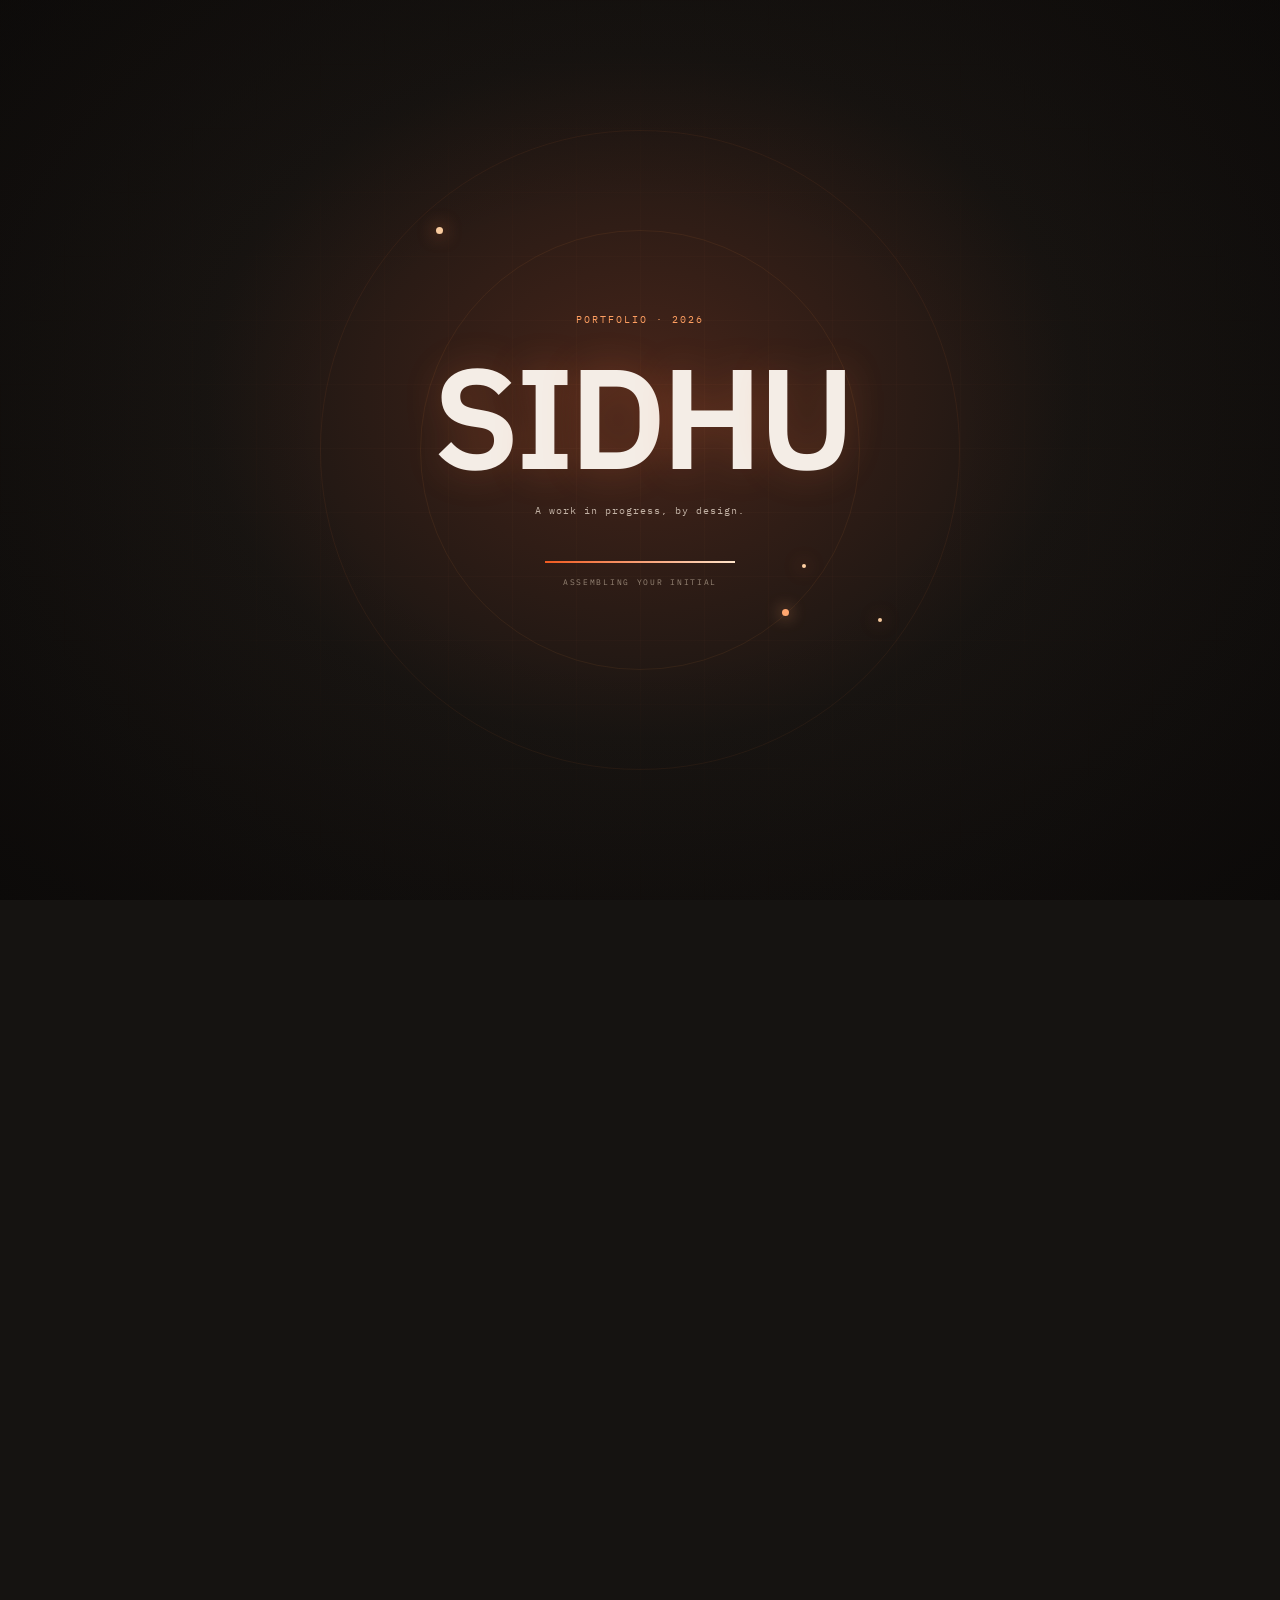
<file: index.html>
<!doctype html>
<html lang="en">
  <head>
    <meta charset="utf-8" />
    <meta name="viewport" content="width=device-width, initial-scale=1" />
    <meta name="theme-color" content="#151311" />
    <meta name="description" content="A student portfolio in progress: learning, creative work, and future directions." />
    <title>Siddharth — Student Portfolio</title>
    <script>if (!window.matchMedia('(prefers-reduced-motion: reduce)').matches) document.documentElement.classList.add('intro-pending');</script>
    <link rel="preconnect" href="https://fonts.googleapis.com" />
    <link rel="preconnect" href="https://fonts.gstatic.com" crossorigin />
    <link href="https://fonts.googleapis.com/css2?family=IBM+Plex+Mono:wght@400;500;600&family=IBM+Plex+Sans:ital,wght@0,400;0,500;0,600;0,700;1,400;1,500;1,600&display=swap" rel="stylesheet" />
    <link rel="stylesheet" href="./styles.css?v=ios-horizontal-overflow-20261122b" />
    <script src="./script.js" defer></script>
  </head>
  <body>
    <div class="intro-screen" aria-hidden="true">
      <div class="intro-orbit intro-orbit-one"></div>
      <div class="intro-orbit intro-orbit-two"></div>
      <div class="intro-content">
        <span class="intro-kicker">PORTFOLIO · 2026</span>
        <span class="intro-name" aria-label="Sidhu"><span class="intro-letter letter-s">S</span><span class="intro-letter letter-i">I</span><span class="intro-letter letter-d">D</span><span class="intro-letter letter-h">H</span><span class="intro-letter letter-u">U</span></span>
        <span class="intro-caption">A work in progress, by design.</span>
        <span class="intro-progress"><span></span></span>
        <span class="intro-loading">ASSEMBLING YOUR INITIAL</span>
      </div>
    </div>
    <a class="skip-link" href="#main">Skip to content</a>
    <div class="ambient ambient-one" aria-hidden="true"></div>
    <div class="ambient ambient-two" aria-hidden="true"></div>

    <header class="site-header">
      <a class="wordmark" href="#top" aria-label="Siddharth’s portfolio home"><span class="wordmark-dot"></span> Siddharth <span class="wordmark-caption">FIELD NOTES · 2026</span></a>
      <button class="menu-toggle" aria-expanded="false" aria-controls="site-nav" aria-label="Open navigation"><span></span><span></span></button>
      <nav class="site-nav" id="site-nav" aria-label="Main navigation">
        <a href="#about">About</a><a href="#interests">Interests</a><a href="#projects">Projects</a><a href="#direction">Direction</a><a href="./learning.html">Learning path</a>
        <button class="theme-toggle" type="button" aria-label="Switch to light theme" aria-pressed="false"><span class="theme-icon" aria-hidden="true">☼</span><span class="theme-label">Light</span></button>
        <a class="nav-cta" href="#contact">Contact &amp; privacy <span aria-hidden="true">↗</span></a>
      </nav>
    </header>

    <main id="main">
      <section class="hero section-wrap" id="top" aria-labelledby="hero-title">
        <div class="hero-copy">
          <div class="hero-intro-panel">
            <p class="eyebrow"><span class="status-dot"></span> CLASS 12 · MPC · SRI CHAITANYA</p>
            <p class="hero-intro">A student exploring the space between code, cloud, security, and storytelling. This is a snapshot of what I’m learning and where I hope to go.</p>
          </div>
          <h1 id="hero-title">Curious by<br /><span class="serif-accent">nature.</span> Building<br />my next chapter.</h1>
          <div class="hero-outro">
            <div class="hero-actions"><a class="button button-primary" href="#projects">Explore my work <span aria-hidden="true">↓</span></a><a class="button button-secondary" href="./learning.html">Learning path <span aria-hidden="true">↗</span></a><a class="text-link" href="#about">A little about me <span aria-hidden="true">↘</span></a></div>
            <p class="hero-footnote"><span class="tiny-star">✳</span> A work in progress, by design.</p>
          </div>
        </div>
        <a class="hero-feature" href="#projects" aria-label="View featured project: Treasure hunt AI video">
          <div class="hero-feature-art"><span class="feature-index">01 — CREATIVE PROJECT</span><div class="feature-orbit"><span>TH</span></div><span class="feature-state">IN PROGRESS <b>↗</b></span></div>
          <div class="hero-feature-caption"><span>FEATURED / 01</span><span>VIDEO · STORY</span></div>
          <strong>Treasure hunt<br /><em>AI video</em></strong>
          <span class="feature-link">VIEW PROJECT <span aria-hidden="true">↗</span></span>
        </a>
        <div class="hero-backdrop-letter" aria-hidden="true">S</div>
        <div class="hero-meta"><span>PORTFOLIO / 01</span><span>SCROLL TO EXPLORE <span class="scroll-line"></span></span><span>EST. 2026</span></div>
      </section>

      <section class="intro-band" id="about">
        <div class="section-wrap intro-grid">
          <p class="eyebrow section-number">01 / INTRODUCTION</p>
          <div><h2>Still learning.<br /><span class="serif-accent">Already curious.</span></h2><p class="body-copy">I’m a Class 12 MPC student at Sri Chaitanya. I’m drawn to how technology works behind the scenes—from the systems that power the cloud to the stories we tell on screen. I have basic familiarity with Python and am at the beginning of my programming journey.</p><p class="body-copy muted-copy">Outside the classroom, I enjoy filmmaking and storytelling, and I’ve practised Taekwondo since childhood. I’m using this space to share what I explore as it grows into real work.</p></div>
          <div class="about-card glass-card"><span class="card-kicker">CURRENTLY</span><strong>Learning how<br />things connect.</strong><div class="card-rule"></div><span class="card-note">Maths · Physics · Chemistry<br />Class 12 student</span><span class="card-spark">✳</span></div>
        </div>
      </section>

      <section class="section-wrap interests-section" id="interests">
        <div class="section-heading"><div><p class="eyebrow section-number">02 / AREAS OF CURIOSITY</p><h2>Things I’m <span class="serif-accent">drawn to.</span></h2></div><p class="heading-note">Interests are starting points.<br />The learning comes next.</p></div>
        <div class="interest-grid">
          <article class="interest-card glass-card"><span class="interest-no">01</span><span class="interest-icon">⌘</span><h3>Computer science</h3><p>Understanding how software works and how ideas become useful tools.</p><span class="interest-tag">FOUNDATIONS</span></article>
          <article class="interest-card glass-card"><span class="interest-no">02</span><span class="interest-icon">⌁</span><h3>Cloud &amp; security</h3><p>Exploring Linux, cloud computing, and the fundamentals of keeping systems safe.</p><span class="interest-tag">EXPLORING</span></article>
          <article class="interest-card glass-card"><span class="interest-no">03</span><span class="interest-icon">◉</span><h3>Film &amp; story</h3><p>Scenes, sound, pacing, and the small choices that make a story land.</p><span class="interest-tag">CREATIVE PRACTICE</span></article>
          <article class="interest-card glass-card"><span class="interest-no">04</span><span class="interest-icon">↗</span><h3>Learning abroad</h3><p>Considering postgraduate study overseas after a BTech in India. Australia is one possibility.</p><span class="interest-tag">FUTURE POSSIBILITY</span></article>
        </div>
        <div class="skill-note"><span class="note-icon">i</span><p><strong>Where I’m starting:</strong> I have basic familiarity with Python, but I haven’t written programs yet. C++, cybersecurity, and cloud platforms are areas I’m interested in learning. I’ll add evidence as I build it.</p></div>
      </section>

      <section class="projects-section" id="projects">
        <div class="section-wrap">
          <div class="section-heading"><div><p class="eyebrow section-number">03 / PROJECT LOG</p><h2>Making things<br /><span class="serif-accent">take shape.</span></h2></div><p class="heading-note">The first project is underway.<br />More will follow.</p></div>
          <article class="project-card">
            <div class="project-visual"><video class="project-video" controls playsinline preload="metadata" aria-label="Treasure hunt AI video"><source src="./assets/treasure-hunt-ai-video.mp4" type="video/mp4" />Your browser does not support embedded video. <a href="./assets/treasure-hunt-ai-video.mp4">Download the video</a>.</video><div class="project-stamp">PERSONAL<br />CREATIVE WORK</div></div>
            <div class="project-details"><div class="project-meta"><span>CREATIVE PROJECT</span><span class="project-status"><span class="status-dot"></span> IN PROGRESS</span></div><h3>Treasure hunt<br /><span class="serif-accent">AI video</span></h3><p>A treasure hunt story brought to life as a video. Watch the current cut here; the project can grow with notes on the story, process, and next version.</p><div class="project-fields"><div><span>FORMAT</span><strong>Video / story</strong></div><div><span>MY ROLE</span><strong>To be documented</strong></div></div><div class="project-bottom"><span>Reflection comes with the next draft.</span><span class="project-arrow" aria-hidden="true">↗</span></div></div>
          </article>
          <p class="project-caption"><span class="tiny-star">✳</span> No tools, roles, or outcomes assumed. I’ll add them when they’re confirmed.</p>
        </div>
      </section>

      <section class="section-wrap direction-section" id="direction">
        <div class="section-heading"><div><p class="eyebrow section-number">04 / THE LONG VIEW</p><h2>A direction, <span class="serif-accent">not a script.</span></h2></div><p class="heading-note">Plans can change.<br />Curiosity stays.</p></div>
        <div class="timeline">
          <article class="timeline-item"><span class="timeline-marker">01</span><div><span class="timeline-label">RIGHT NOW</span><h3>Build the foundations</h3><p>Start with programming fundamentals; explore Linux, networking, security, and introductory cloud learning. Keep making room for creative projects.</p></div><span class="timeline-aside">CLASS 12</span></article>
          <article class="timeline-item"><span class="timeline-marker">02</span><div><span class="timeline-label">NEXT CHAPTER</span><h3>BTech in India</h3><p>Study technology in depth, get hands-on, and learn which parts of the field feel most meaningful.</p></div><span class="timeline-aside">AIM</span></article>
          <article class="timeline-item"><span class="timeline-marker">03</span><div><span class="timeline-label">AFTER THAT</span><h3>Keep postgraduate options open</h3><p>Consider an MSc or MTech abroad. Australia and Deakin University are possibilities to research, not a final decision.</p></div><span class="timeline-aside">EXPLORING</span></article>
        </div>
        <div class="future-note glass-card"><span class="future-symbol">↗</span><p>Cloud security engineering is one career path I’m curious about. I admire Amazon and Microsoft, and Seattle interests me as a possible long-term destination. These are ambitions, not promises; I expect my plans to evolve as I learn.</p><span class="future-caption">A LONG-TERM POSSIBILITY</span></div>
      </section>

      <section class="next-section">
        <div class="section-wrap next-inner"><div><p class="eyebrow">05 / WHAT’S NEXT</p><h2>Small steps.<br /><span class="serif-accent">Real progress.</span></h2></div><div class="next-list"><p><span>01</span> Write a first small Python program.</p><p><span>02</span> Explore Linux, networking, and security basics.</p><p><span>03</span> Develop the treasure-hunt video into a shareable draft.</p><p><span>04</span> Research future study options over time.</p></div></div>
      </section>
    </main>

    <footer class="site-footer section-wrap" id="contact"><a class="wordmark" href="#top"><span class="wordmark-dot"></span> Siddharth</a><p>Made with curiosity. Updated as I learn.</p><span class="footer-private">CONTACT DETAILS NOT SHARED</span><a class="back-top" href="#top" aria-label="Back to top">↑</a><small>© 2026 · STUDENT PORTFOLIO</small></footer>
  </body>
</html>
</file>
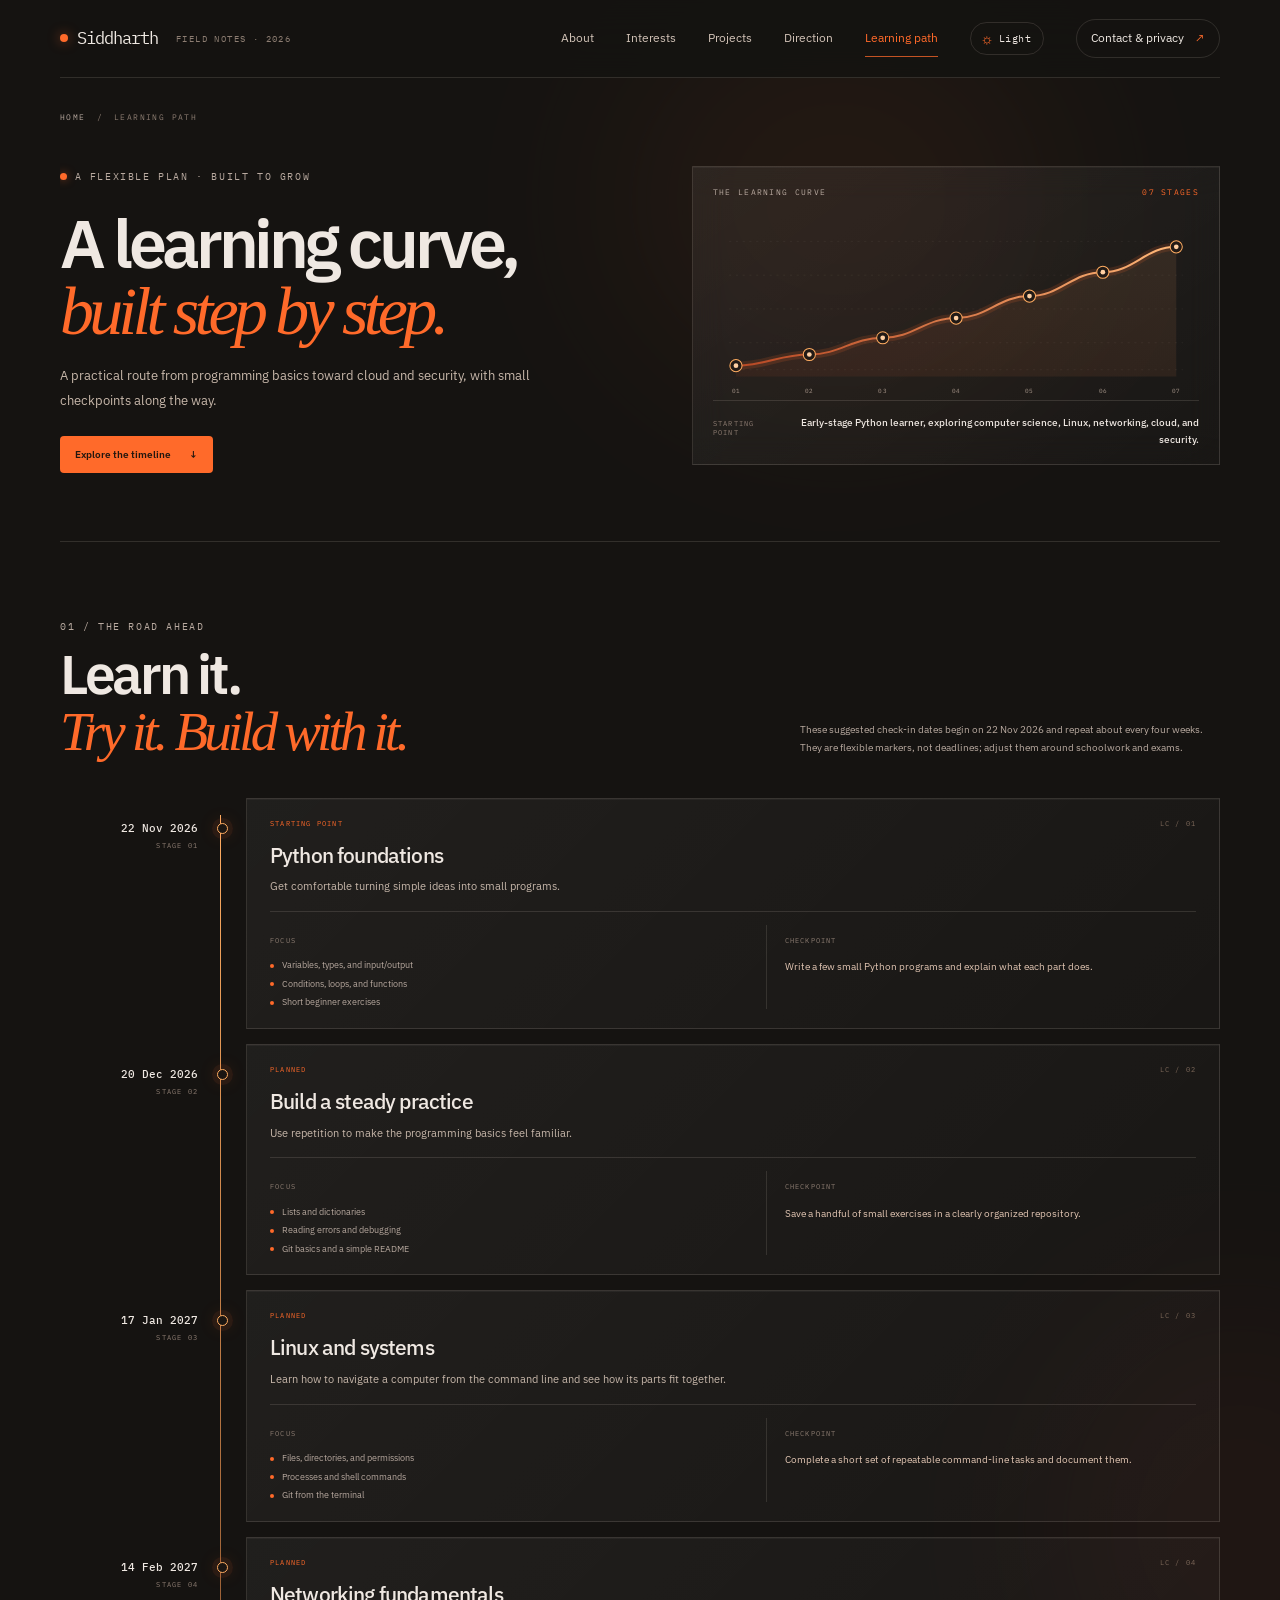
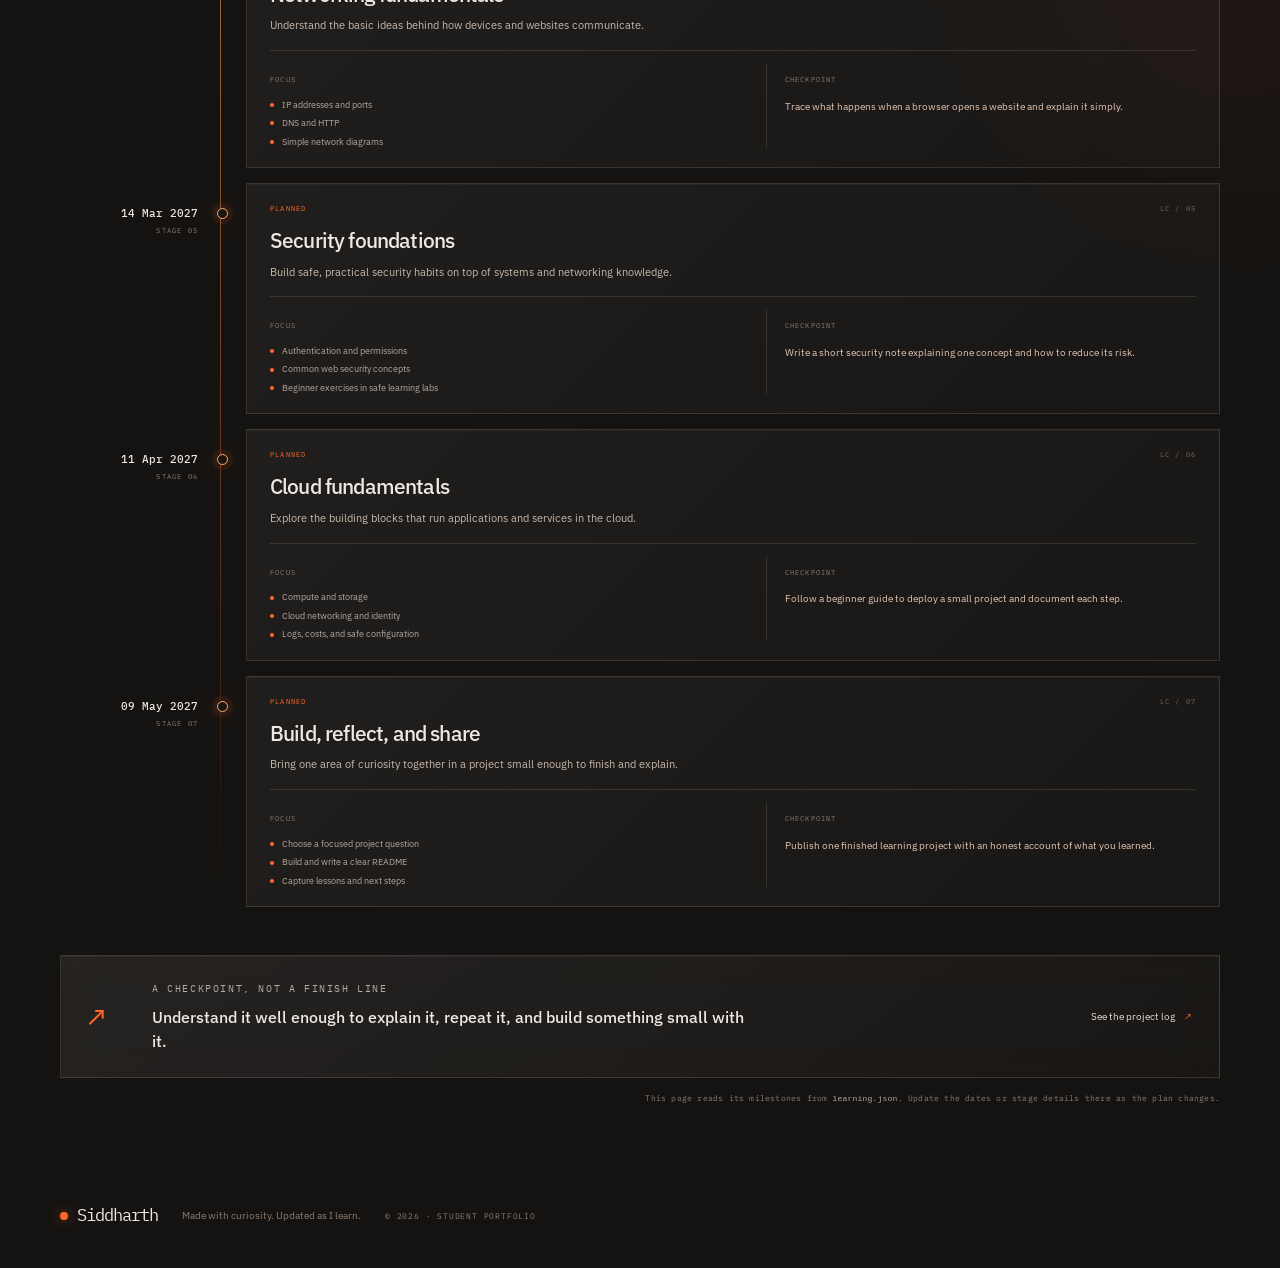
<file: learning.html>
<!doctype html>
<html lang="en">
  <head>
    <meta charset="utf-8" />
    <meta name="viewport" content="width=device-width, initial-scale=1" />
    <meta name="theme-color" content="#151311" />
    <meta name="description" content="A dated, editable learning timeline for Siddharth’s journey through programming, Linux, networking, security, and cloud foundations." />
    <title>Learning Path — Siddharth</title>
    <link rel="preconnect" href="https://fonts.googleapis.com" />
    <link rel="preconnect" href="https://fonts.gstatic.com" crossorigin />
    <link href="https://fonts.googleapis.com/css2?family=IBM+Plex+Mono:wght@400;500;600&family=IBM+Plex+Sans:ital,wght@0,400;0,500;0,600;0,700;1,400;1,500;1,600&display=swap" rel="stylesheet" />
    <link rel="stylesheet" href="./styles.css?v=ios-horizontal-overflow-20261122b" />
    <script src="./script.js" defer></script>
    <script src="./learning-page.js" defer></script>
  </head>
  <body class="learning-page">
    <a class="skip-link" href="#main">Skip to content</a>
    <div class="ambient ambient-one" aria-hidden="true"></div>
    <div class="ambient ambient-two" aria-hidden="true"></div>

    <header class="site-header">
      <a class="wordmark" href="./index.html#top" aria-label="Siddharth’s portfolio home"><span class="wordmark-dot"></span> Siddharth <span class="wordmark-caption">FIELD NOTES · 2026</span></a>
      <button class="menu-toggle" aria-expanded="false" aria-controls="site-nav" aria-label="Open navigation"><span></span><span></span></button>
      <nav class="site-nav" id="site-nav" aria-label="Main navigation">
        <a href="./index.html#about">About</a>
        <a href="./index.html#interests">Interests</a>
        <a href="./index.html#projects">Projects</a>
        <a href="./index.html#direction">Direction</a>
        <a href="./learning.html" aria-current="location">Learning path</a>
        <button class="theme-toggle" type="button" aria-label="Switch to light theme" aria-pressed="false"><span class="theme-icon" aria-hidden="true">☼</span><span class="theme-label">Light</span></button>
        <a class="nav-cta" href="./index.html#contact">Contact &amp; privacy <span aria-hidden="true">↗</span></a>
      </nav>
    </header>

    <main class="learning-main section-wrap" id="main">
      <p class="learning-breadcrumb"><a href="./index.html">HOME</a><span aria-hidden="true">/</span> LEARNING PATH</p>
      <section class="learning-hero" aria-labelledby="learning-title">
        <div class="learning-heading">
          <p class="eyebrow"><span class="status-dot"></span> A FLEXIBLE PLAN · BUILT TO GROW</p>
          <h1 id="learning-title">A learning curve,<br /><span class="serif-accent">built step by step.</span></h1>
          <p class="learning-intro" id="learning-intro">Loading the learning path…</p>
          <a class="button button-primary learning-jump" href="#timeline">Explore the timeline <span aria-hidden="true">↓</span></a>
        </div>
        <aside class="learning-overview glass-card" aria-label="Learning timeline overview">
          <div class="overview-heading"><span>THE LEARNING CURVE</span><span id="stage-count">— STAGES</span></div>
          <svg class="learning-curve" id="learning-curve" viewBox="0 0 720 280" role="img" aria-label="A rising curve connecting the learning stages"></svg>
          <div class="overview-baseline"><span>STARTING POINT</span><strong id="learning-start">Loading…</strong></div>
        </aside>
      </section>

      <section class="learning-roadmap" id="timeline" aria-labelledby="timeline-title">
        <div class="learning-section-heading">
          <div><p class="eyebrow">01 / THE ROAD AHEAD</p><h2 id="timeline-title">Learn it.<br /><span class="serif-accent">Try it. Build with it.</span></h2></div>
          <p class="learning-schedule-note" id="schedule-note">Loading milestone notes…</p>
        </div>
        <ol class="learning-timeline" id="learning-timeline" aria-label="Dated learning milestones">
          <li class="timeline-loading">Loading milestones…</li>
        </ol>
      </section>

      <aside class="learning-principle glass-card">
        <span class="principle-mark" aria-hidden="true">↗</span>
        <div><p class="eyebrow">A CHECKPOINT, NOT A FINISH LINE</p><h2>Understand it well enough to explain it, repeat it, and build something small with it.</h2></div>
        <a class="text-link" href="./index.html#projects">See the project log <span aria-hidden="true">↗</span></a>
      </aside>
      <p class="learning-edit-note">This page reads its milestones from <code>learning.json</code>. Update the dates or stage details there as the plan changes.</p>
    </main>

    <footer class="site-footer section-wrap learning-footer">
      <a class="wordmark" href="./index.html#top"><span class="wordmark-dot"></span> Siddharth</a>
      <p>Made with curiosity. Updated as I learn.</p>
      <small>© 2026 · STUDENT PORTFOLIO</small>
    </footer>
  </body>
</html>
</file>
<file: styles.css>
:root{color-scheme:dark;--bg:#151311;--bg2:#201b18;--panel:rgba(255,255,255,.045);--line:rgba(243,226,212,.13);--text:#efe8e2;--muted:#b9aaa0;--faint:#8d7d72;--blue:#ff6a2a;--periwinkle:#ffad62;--mono:'IBM Plex Mono',ui-monospace,SFMono-Regular,Menlo,Consolas,monospace;--sans:'IBM Plex Sans',ui-sans-serif,system-ui,-apple-system,BlinkMacSystemFont,'Segoe UI',sans-serif;--display:'IBM Plex Sans',var(--sans);--serif:'Iowan Old Style','Palatino Linotype','Book Antiqua',Georgia,serif;--max:1160px}
*{box-sizing:border-box}html{scroll-behavior:smooth;scroll-padding-top:90px}body{margin:0;background:var(--bg);color:var(--text);font-family:var(--sans);font-size:15px;line-height:1.7;overflow-x:clip}a{color:inherit;text-decoration:none}::selection{background:var(--blue);color:#251810}.section-wrap{width:min(var(--max),calc(100% - 72px));margin-inline:auto}.ambient{position:absolute;pointer-events:none;z-index:-1;border-radius:50%;filter:blur(100px);opacity:.15;animation:drift 16s ease-in-out infinite alternate}.ambient-one{width:450px;height:400px;background:#783c1e;top:0;left:48%}.ambient-two{width:380px;height:450px;background:#642d25;top:1300px;right:-150px;animation-delay:-6s}@keyframes drift{to{transform:translate3d(26px,35px,0) scale(1.08)}}.skip-link{position:fixed;z-index:10;top:-50px;left:16px;padding:10px 16px;background:var(--blue);color:#1c130f}.skip-link:focus{top:12px}.site-header{width:min(var(--max),calc(100% - 72px));height:78px;margin:auto;display:flex;align-items:center;justify-content:space-between;border-bottom:1px solid var(--line);position:relative;z-index:5}.wordmark{display:flex;align-items:center;gap:9px;font-family:var(--mono);font-size:17px;letter-spacing:-1px}.wordmark-dot{width:8px;height:8px;border-radius:50%;background:var(--blue);box-shadow:0 0 12px #ff6a2a80}.wordmark-caption{font-size:9px;letter-spacing:1.4px;color:var(--faint);margin-left:9px}.site-nav{display:flex;align-items:center;gap:32px;font-size:12px;color:#d2c3b7}.site-nav>a:not(.nav-cta){transition:color .2s}.site-nav>a:hover{color:var(--blue)}.nav-cta{border:1px solid var(--line);border-radius:99px;padding:8px 14px;color:var(--text)}.nav-cta span{color:var(--blue);margin-left:8px}.menu-toggle{display:none}.hero{min-height:700px;position:relative;display:grid;grid-template-columns:1.05fr .95fr;align-items:center;padding-top:38px;padding-bottom:88px}.eyebrow,.section-number{font-family:var(--mono);font-size:10px;letter-spacing:1.6px;color:var(--muted)}.hero .eyebrow{display:flex;align-items:center;gap:10px;margin-bottom:26px}.status-dot{width:7px;height:7px;border-radius:50%;display:inline-block;background:var(--blue);box-shadow:0 0 9px #ff6a2a80}.hero h1{font-size:clamp(54px,7vw,88px);line-height:.99;letter-spacing:-5px;font-weight:500;margin:0}.serif-accent{font-family:var(--serif);font-weight:500;font-style:italic;color:var(--blue);letter-spacing:-3px}.hero-intro{color:#c8b8ab;font-size:15px;max-width:430px;margin:29px 0 26px;line-height:1.85}.hero-actions{display:flex;align-items:center;gap:25px}.button{display:inline-flex;align-items:center;gap:18px;padding:12px 18px;border-radius:4px;font-size:12px;font-weight:600}.button-primary{background:var(--blue);color:#23170f;transition:transform .25s,box-shadow .25s}.button-primary:hover{transform:translateY(-3px);box-shadow:0 8px 28px #ff6a2a2a}.text-link{font-size:12px;color:#e8ddd4}.text-link span{color:var(--blue);margin-left:7px}.hero-footnote{font-family:var(--mono);font-size:10px;color:var(--faint);margin-top:44px}.tiny-star{color:var(--blue);font-size:15px;vertical-align:-1px;margin-right:8px}.hero-art{position:relative;width:min(100%,480px);height:460px;justify-self:end;display:grid;place-items:center}.glass-object{position:relative;width:250px;height:300px;overflow:hidden;clip-path:polygon(12% 0,88% 0,100% 13%,100% 89%,88% 100%,12% 100%,0 88%,0 12%);background:linear-gradient(145deg,rgba(255,142,78,.18),rgba(86,49,34,.12) 42%,rgba(229,96,48,.15));border:1px solid rgba(255,255,255,.3);box-shadow:inset 1px 1px 0 #fff4,inset -1px -1px 0 #ffad6288,0 30px 100px #bd592f50;backdrop-filter:blur(22px);transform:rotate(-8deg);animation:float 7s ease-in-out infinite}.object-shine{position:absolute;width:100px;height:380px;top:-45px;left:24px;background:linear-gradient(90deg,transparent,#fff2,transparent);transform:rotate(33deg)}.object-mark{position:absolute;top:80px;left:74px;font-family:var(--serif);font-size:125px;font-style:italic;color:#f3d4c0d9;line-height:1}.object-mark span{font:22px var(--mono);color:var(--blue);vertical-align:top}.object-index{position:absolute;bottom:22px;left:20px;font:8px var(--mono);letter-spacing:1.5px;color:#e3d3c7}.orbit{position:absolute;width:390px;height:160px;border:1px solid #ff83432e;border-radius:50%;transform:rotate(-27deg)}.orbit-b{width:340px;height:225px;transform:rotate(48deg);border-color:#e76c4a2c}.orbit-label{position:absolute;font:9px var(--mono);letter-spacing:1.2px;color:#b9aaa0}.label-top{top:48px;right:10px}.label-bottom{bottom:40px;left:3px}.art-cross{position:absolute;color:var(--blue);font:18px var(--mono)}.cross-a{top:75px;left:55px}.cross-b{right:51px;bottom:74px;color:var(--periwinkle)}@keyframes float{50%{transform:rotate(-5deg) translateY(-11px)}}.hero-meta{position:absolute;bottom:27px;left:0;right:0;display:flex;justify-content:space-between;font:9px var(--mono);letter-spacing:1.2px;color:var(--faint)}.scroll-line{display:inline-block;width:45px;height:1px;background:var(--faint);vertical-align:middle;margin-left:8px}.intro-band{background:linear-gradient(100deg,rgba(255,255,255,.025),rgba(255,255,255,.01));border-top:1px solid #ffffff0c;border-bottom:1px solid #ffffff0c;padding:100px 0}.intro-grid{display:grid;grid-template-columns:.75fr 1.4fr .8fr;gap:48px;align-items:start}.section-number{margin:12px 0}.intro-grid h2,.section-heading h2,.next-inner h2{font-size:clamp(36px,4vw,54px);letter-spacing:-2.4px;line-height:1.12;font-weight:500;margin:0 0 25px}.intro-grid h2 .serif-accent,.section-heading h2 .serif-accent,.next-inner h2 .serif-accent{letter-spacing:-2px}.body-copy{max-width:540px;color:#d7c7ba;margin:0 0 18px;line-height:1.9}.muted-copy{color:#ad9a8c}.glass-card{background:linear-gradient(145deg,rgba(255,255,255,.075),rgba(255,255,255,.018));border:1px solid var(--line);box-shadow:inset 0 1px 0 #ffffff0b;backdrop-filter:blur(16px)}.about-card{position:relative;padding:25px 25px 28px;min-height:220px;margin-top:13px}.card-kicker,.card-note,.card-note,.card-note{font-family:var(--mono);font-size:9px;letter-spacing:1.1px;color:var(--faint)}.about-card strong{display:block;font-size:24px;font-weight:500;line-height:1.25;margin-top:18px}.card-rule{width:100%;height:1px;background:var(--line);margin:22px 0 15px}.card-note{line-height:1.9;letter-spacing:.2px}.card-spark{position:absolute;right:20px;top:18px;color:var(--blue);font-size:18px}.interests-section{padding-top:116px;padding-bottom:118px}.section-heading{display:flex;align-items:end;justify-content:space-between;margin-bottom:43px}.section-heading h2{margin:9px 0 0}.heading-note{text-align:right;font-size:11px;color:var(--faint);line-height:1.9;margin:0 0 5px}.interest-grid{display:grid;grid-template-columns:repeat(4,1fr);gap:13px}.interest-card{min-height:260px;padding:21px 19px 18px;position:relative;transition:transform .25s,border-color .25s,background .25s}.interest-card:hover{transform:translateY(-5px);border-color:#ff6a2a5c;background:linear-gradient(145deg,#ffffff12,#ffffff03)}.interest-no{position:absolute;right:17px;top:18px;font:9px var(--mono);color:var(--faint)}.interest-icon{width:38px;height:38px;display:grid;place-items:center;background:#ff6a2a10;border:1px solid #ff6a2a26;border-radius:50%;color:var(--blue);font-size:18px;margin-bottom:25px}.interest-card:nth-child(2) .interest-icon{color:var(--periwinkle);border-color:#ffad622b;background:#ffad620d}.interest-card h3{font-size:16px;font-weight:500;margin:0 0 8px}.interest-card p{font-size:11px;line-height:1.75;color:#b9aaa0;margin:0 0 22px}.interest-tag{position:absolute;bottom:16px;left:19px;font:8px var(--mono);letter-spacing:1px;color:var(--faint)}.skill-note{display:flex;align-items:flex-start;gap:14px;max-width:810px;margin:25px auto 0;padding:15px 18px;border:1px solid #ffffff0b;background:#ffffff03}.note-icon{flex:none;width:18px;height:18px;border:1px solid #ff6a2a66;border-radius:50%;font:11px var(--serif);font-style:italic;color:var(--blue);text-align:center;line-height:17px}.skill-note p{margin:0;color:#b2a093;font-size:11px;line-height:1.8}.skill-note strong{color:#e3d2c6;font-weight:500}.projects-section{padding:105px 0 116px;background:linear-gradient(180deg,#201b18,#191613);border-block:1px solid #ffffff0b}.project-card{display:grid;grid-template-columns:1.05fr .95fr;border:1px solid var(--line);background:#201a17;min-height:440px}.project-visual{position:relative;display:grid;place-items:center;overflow:hidden;background:radial-gradient(ellipse at 48% 48%,#4c3025 0,transparent 58%),linear-gradient(145deg,#241d19,#191714)}.project-visual:before,.project-visual:after{content:"";position:absolute;width:440px;height:180px;border:1px solid #ffae751a;border-radius:50%;transform:rotate(-23deg)}.project-visual:after{width:350px;height:270px;transform:rotate(33deg);border-color:#e275401f}.film-frame{position:relative;z-index:1;width:68%;height:72%;min-height:270px;border:1px solid #ffb37a55;display:grid;place-items:center;background:linear-gradient(145deg,#e9a9720d,#a14b252e);box-shadow:0 24px 60px #09070577;backdrop-filter:blur(5px)}.film-orb{width:155px;height:155px;border-radius:50%;background:radial-gradient(circle at 35% 28%,#ffe5cf,#f28043 36%,#713729 72%,#251f1a);box-shadow:0 0 65px #e9a97232,inset -15px -20px 25px #211a16f5;animation:float 8s ease-in-out infinite}.film-caption,.film-count{position:absolute;font:8px var(--mono);letter-spacing:1.5px;color:#e1d0c2}.film-caption{bottom:15px;left:15px}.film-count{top:15px;right:15px}.frame-corner{position:absolute;width:9px;height:9px;border-color:var(--blue);border-style:solid;opacity:.7}.corner-tl{top:-1px;left:-1px;border-width:1px 0 0 1px}.corner-tr{top:-1px;right:-1px;border-width:1px 1px 0 0}.corner-bl{bottom:-1px;left:-1px;border-width:0 0 1px 1px}.corner-br{bottom:-1px;right:-1px;border-width:0 1px 1px 0}.project-stamp{position:absolute;z-index:2;right:7%;bottom:9%;padding:12px 14px;border:1px solid #ff8a4a55;background:#d4643c15;color:#ffad73;font:8px/1.5 var(--mono);letter-spacing:1px;transform:rotate(7deg)}.project-details{padding:44px 42px;display:flex;flex-direction:column;justify-content:center}.project-meta{display:flex;justify-content:space-between;font:8px var(--mono);letter-spacing:1.2px;color:var(--faint)}.project-status{color:var(--blue)}.project-status .status-dot{width:6px;height:6px;margin-right:4px}.project-details h3{font-size:40px;font-weight:500;line-height:1.04;letter-spacing:-1.8px;margin:30px 0 16px}.project-details h3 .serif-accent{letter-spacing:-1.5px}.project-details>p{font-size:12px;color:#b9aaa0;line-height:1.9;max-width:390px;margin:0}.project-fields{display:grid;grid-template-columns:1fr 1fr;gap:15px;border-top:1px solid var(--line);border-bottom:1px solid var(--line);padding:17px 0;margin:25px 0 18px}.project-fields div{display:grid;gap:5px}.project-fields span{font:8px var(--mono);letter-spacing:1px;color:var(--faint)}.project-fields strong{font-size:11px;font-weight:500;color:#e8ddd2}.project-bottom{display:flex;justify-content:space-between;align-items:center;font:9px var(--mono);color:var(--faint)}.project-arrow{font-size:20px;color:var(--blue)}.project-caption{text-align:center;color:var(--faint);font:9px var(--mono);letter-spacing:.2px;margin-top:19px}.direction-section{padding-top:116px;padding-bottom:110px}.timeline{border-top:1px solid var(--line)}.timeline-item{display:grid;grid-template-columns:45px 1fr 100px;align-items:start;gap:20px;border-bottom:1px solid var(--line);padding:26px 0}.timeline-marker{width:30px;height:30px;display:grid;place-items:center;border:1px solid #ff6a2a35;border-radius:50%;font:9px var(--mono);color:var(--blue)}.timeline-label{font:8px var(--mono);letter-spacing:1.2px;color:var(--faint)}.timeline-item h3{font-size:17px;font-weight:500;margin:5px 0 4px}.timeline-item p{font-size:11px;color:#b3a498;max-width:650px;margin:0;line-height:1.8}.timeline-aside{text-align:right;font:8px var(--mono);letter-spacing:1px;color:#a49488;padding-top:5px}.future-note{position:relative;display:flex;gap:20px;align-items:flex-start;max-width:780px;margin:35px 0 0 auto;padding:23px 25px}.future-symbol{color:var(--blue);font:24px var(--mono)}.future-note p{max-width:560px;margin:0;color:#c7b8ac;font-size:11px;line-height:1.9}.future-caption{position:absolute;right:18px;bottom:13px;color:var(--faint);font:7px var(--mono);letter-spacing:1px}.next-section{padding:88px 0;background:linear-gradient(110deg,#211b17,#1c1916 70%);border-block:1px solid #ffffff0b}.next-inner{display:grid;grid-template-columns:1fr 1fr;gap:70px;align-items:center}.next-inner h2{margin:13px 0 0}.next-list{border-top:1px solid var(--line)}.next-list p{margin:0;border-bottom:1px solid var(--line);padding:13px 0;color:#d7c7ba;font-size:11px}.next-list p span{font:9px var(--mono);color:var(--blue);margin-right:18px}.site-footer{min-height:105px;display:flex;align-items:center;gap:24px;position:relative}.site-footer>p{margin:0;font-size:10px;color:var(--faint)}.footer-private{margin-left:auto;font:8px var(--mono);letter-spacing:.8px;color:var(--faint)}.back-top{width:30px;height:30px;border:1px solid var(--line);border-radius:50%;display:grid;place-items:center;color:var(--blue)}.site-footer small{font:8px var(--mono);letter-spacing:.8px;color:var(--faint)}
@media(max-width:900px){.section-wrap,.site-header{width:calc(100% - 48px)}.hero{min-height:650px;grid-template-columns:1fr 1fr}.hero-art{transform:scale(.86);transform-origin:center right;margin-right:-30px}.intro-grid{grid-template-columns:.65fr 1.35fr;gap:30px}.about-card{grid-column:2;margin-top:0}.interest-grid{grid-template-columns:repeat(2,1fr)}.interest-card{min-height:230px}.project-details{padding:35px 28px}.project-details h3{font-size:35px}.site-nav{gap:20px}}
@media(max-width:760px){html{scroll-padding-top:72px}.section-wrap,.site-header{width:calc(100% - 38px)}.site-header{height:66px}.wordmark-caption{display:none}.menu-toggle{display:grid;gap:5px;background:none;border:0;padding:12px;z-index:2}.menu-toggle span{width:19px;height:1px;background:var(--text);transition:transform .2s}.menu-toggle[aria-expanded="true"] span:first-child{transform:translateY(3px) rotate(45deg)}.menu-toggle[aria-expanded="true"] span:last-child{transform:translateY(-3px) rotate(-45deg)}.site-nav{position:absolute;top:65px;left:-19px;right:-19px;display:none;align-items:stretch;gap:0;padding:8px 19px 18px;background:#211a16f5;border-bottom:1px solid var(--line);backdrop-filter:blur(18px)}.site-nav.is-open{display:flex;flex-direction:column}.site-nav>a{padding:12px 0;border-bottom:1px solid #ffffff0d}.site-nav .nav-cta{border:0;padding:13px 0 0}.hero{display:flex;flex-direction:column;align-items:stretch;min-height:0;padding-top:70px;padding-bottom:78px}.hero h1{font-size:clamp(55px,15vw,77px);letter-spacing:-4px}.hero-intro{font-size:13px;max-width:390px}.hero-art{width:100%;height:340px;transform:none;margin:27px 0 0;justify-self:auto}.glass-object{width:185px;height:230px}.object-mark{font-size:99px;top:60px;left:55px}.orbit{width:310px;height:130px}.orbit-b{width:285px;height:180px}.label-top{right:0;top:19px;font-size:7px}.label-bottom{bottom:16px;left:0;font-size:7px}.cross-a{top:35px;left:21px}.cross-b{right:22px;bottom:52px}.hero-meta{bottom:22px;font-size:7px}.intro-band{padding:70px 0}.intro-grid{grid-template-columns:1fr;gap:22px}.section-number{margin:0}.intro-grid h2,.section-heading h2,.next-inner h2{font-size:39px}.about-card{grid-column:auto;max-width:340px}.interests-section,.direction-section{padding-top:78px;padding-bottom:78px}.section-heading{display:block;margin-bottom:30px}.heading-note{text-align:left;margin-top:13px}.interest-grid{gap:10px}.interest-card{padding:17px 14px;min-height:245px}.interest-card h3{font-size:14px}.interest-card p{font-size:10px}.interest-tag{left:14px;font-size:7px}.skill-note{padding:13px;margin-top:18px}.projects-section{padding:76px 0 78px}.project-card{grid-template-columns:1fr}.project-visual{min-height:310px}.film-frame{width:70%;min-height:235px}.film-orb{width:125px;height:125px}.project-details{padding:29px 22px 26px}.project-details h3{font-size:36px;margin:22px 0 14px}.project-meta{font-size:7px}.project-caption{line-height:1.7}.timeline-item{grid-template-columns:35px 1fr;gap:12px;padding:22px 0}.timeline-aside{display:none}.timeline-item h3{font-size:15px}.future-note{padding:19px 18px;margin-top:25px;margin-bottom:12px}.future-caption{position:static;display:block;margin-left:auto;align-self:end;white-space:nowrap;font-size:6px}.future-note p{font-size:10px}.future-note{flex-wrap:wrap;gap:12px}.next-section{padding:70px 0}.next-inner{grid-template-columns:1fr;gap:30px}.next-list p{font-size:10px}.site-footer{min-height:135px;display:grid;grid-template-columns:1fr auto;gap:8px 15px;padding-block:22px}.site-footer .wordmark{grid-column:1}.site-footer>p{grid-column:1}.footer-private{grid-column:1;margin:4px 0 0;font-size:7px}.back-top{grid-column:2;grid-row:1}.site-footer small{grid-column:2;grid-row:2;white-space:nowrap;font-size:7px}}
@media(prefers-reduced-motion:reduce){*,*::before,*::after{scroll-behavior:auto!important;animation-duration:.01ms!important;animation-iteration-count:1!important;transition-duration:.01ms!important}}

.site-header{position:fixed;top:0;left:0;right:0;z-index:20;background:rgba(21,19,17,.9);backdrop-filter:blur(18px);-webkit-backdrop-filter:blur(18px);transition:background .25s,border-color .25s,box-shadow .25s}.site-header.is-scrolled{background:rgba(21,19,17,.97);box-shadow:0 10px 30px #08060435}body{padding-top:78px}@media(max-width:760px){body{padding-top:66px}}

.theme-toggle{display:inline-flex;align-items:center;gap:7px;padding:8px 12px;border:1px solid var(--line);border-radius:999px;background:transparent;color:var(--text);font:10px var(--mono);letter-spacing:.4px;cursor:pointer;transition:color .2s,border-color .2s,background .2s}.theme-toggle:hover,.theme-toggle:focus-visible{color:var(--blue);border-color:var(--blue)}.theme-icon{font-size:15px;line-height:1;color:var(--blue)}.site-nav>a:not(.nav-cta){position:relative}.site-nav>a[aria-current="location"]{color:var(--blue)}.site-nav>a[aria-current="location"]::after{content:"";position:absolute;left:0;right:0;bottom:-8px;height:1px;background:var(--blue);opacity:.75}.site-nav .theme-toggle{position:static}
.button-primary{transform:translate3d(var(--mag-x,0px),var(--mag-y,0px),0)}.button-primary:hover{transform:translate3d(var(--mag-x,0px),calc(var(--mag-y,0px) - 3px),0)}
.hero-copy>*{animation:hero-enter .68s cubic-bezier(.2,.7,.2,1) both}.hero-copy>*:nth-child(2){animation-delay:.07s}.hero-copy>*:nth-child(3){animation-delay:.14s}.hero-copy>*:nth-child(4){animation-delay:.21s}.hero-art{animation:hero-enter .85s .12s cubic-bezier(.2,.7,.2,1) both}@keyframes hero-enter{from{opacity:0;transform:translateY(16px)}to{opacity:1;transform:translateY(0)}}
body.has-reveals [data-reveal]{opacity:0;transform:translateY(18px);transition:opacity .65s ease,transform .65s cubic-bezier(.2,.7,.2,1)}body.has-reveals [data-reveal].is-visible{opacity:1;transform:translateY(0)}.interest-card[data-reveal]:nth-child(2){transition-delay:.06s}.interest-card[data-reveal]:nth-child(3){transition-delay:.12s}.interest-card[data-reveal]:nth-child(4){transition-delay:.18s}

html.theme-light{color-scheme:light;--bg:#f6f1eb;--bg2:#eee5db;--panel:rgba(255,255,255,.62);--line:rgba(99,52,31,.16);--text:#2a201b;--muted:#615044;--faint:#827064;--blue:#c14918;--periwinkle:#a53d31}html.theme-light body{background:var(--bg);color:var(--text)}html.theme-light .site-header{background:rgba(246,241,235,.88)}html.theme-light .site-header.is-scrolled{background:rgba(246,241,235,.97);box-shadow:0 10px 28px #4326151a}html.theme-light .site-nav{color:#59483d}html.theme-light .intro-band{background:linear-gradient(100deg,#eee5db,#f6f1eb);border-color:#6a351e18}html.theme-light .projects-section{background:linear-gradient(180deg,#eee5db,#f6f1eb);border-color:#6a351e18}html.theme-light .project-card{background:#e5d9cd;border-color:var(--line)}html.theme-light .next-section{background:linear-gradient(110deg,#f1e7dd,#f6f1eb 70%);border-color:#6a351e18}html.theme-light .glass-card{background:linear-gradient(145deg,rgba(255,255,255,.82),rgba(236,225,215,.72));box-shadow:inset 0 1px 0 #fff5edb8,0 14px 40px #5a30180b}html.theme-light .hero-intro,html.theme-light .body-copy,html.theme-light .muted-copy,html.theme-light .interest-card p,html.theme-light .skill-note p,html.theme-light .project-details>p,html.theme-light .timeline-item p,html.theme-light .future-note p,html.theme-light .next-list p{color:#59483d}html.theme-light .interest-card h3,html.theme-light .project-fields strong,html.theme-light .timeline-item h3{color:#2c211b}html.theme-light .heading-note,html.theme-light .project-bottom,html.theme-light .card-note{color:#786655}html.theme-light .hero-art .glass-object{background:linear-gradient(145deg,rgba(255,223,201,.66),rgba(238,186,155,.4) 42%,rgba(247,198,168,.44));box-shadow:inset 1px 1px 0 #fff,inset -1px -1px 0 #ffad6288,0 30px 100px #70381f2a}html.theme-light .object-mark{color:#a84017}html.theme-light .object-index,html.theme-light .orbit-label{color:#645043}html.theme-light .site-footer{border-color:var(--line)}html.theme-light .footer-private,html.theme-light .site-footer>p,html.theme-light .site-footer small{color:#746254}html.theme-light .nav-cta{border-color:var(--line)}
@media(max-width:760px){.site-nav .theme-toggle{width:100%;justify-content:flex-start;border:0;border-bottom:1px solid #ffffff0d;border-radius:0;padding:12px 0;background:transparent}.site-nav>a[aria-current="location"]::after{bottom:4px}html.theme-light .site-nav .theme-toggle{border-bottom-color:#6a351e18}}

body{transition:background-color .35s ease,color .35s ease}.hero h1,.intro-grid h2,.section-heading h2,.next-inner h2{font-family:var(--display)}

.intro-screen{position:fixed;inset:0;z-index:100;display:grid;place-items:center;overflow:hidden;visibility:hidden;opacity:0;background:radial-gradient(ellipse at 50% 44%,#47251a 0%,#191512 48%,#100e0d 100%);color:#f4ede6;transition:opacity .65s cubic-bezier(.22,.68,0,1),visibility .65s;isolation:isolate}.intro-screen::before{position:absolute;inset:0;z-index:-1;background-image:linear-gradient(#ff9c6a08 1px,transparent 1px),linear-gradient(90deg,#ff9c6a08 1px,transparent 1px);background-size:64px 64px;content:"";mask-image:radial-gradient(ellipse at center,#000 0%,transparent 76%)}.intro-pending .intro-screen{visibility:visible;opacity:1}.intro-fading .intro-screen{opacity:0;visibility:hidden}.intro-pending{overflow:hidden}.intro-pending body> :not(.intro-screen){opacity:0}.intro-content{position:relative;z-index:1;display:flex;flex-direction:column;align-items:center;width:min(420px,calc(100% - 40px));text-align:center;animation:intro-content-in .8s cubic-bezier(.2,.72,.2,1) both}.intro-kicker,.intro-caption,.intro-loading{font-family:var(--mono);letter-spacing:2px}.intro-kicker{margin-bottom:24px;color:#ff9f61;font-size:10px}.intro-name{font:500 clamp(64px,12vw,112px)/.95 var(--display);letter-spacing:-7px;text-shadow:0 0 38px #ff7b4038}.intro-caption{margin-top:22px;color:#c2b2a5;font-size:10px;letter-spacing:1px}.intro-progress{width:min(190px,60%);height:2px;margin-top:42px;overflow:hidden;background:#ffd9c625}.intro-progress span{display:block;width:100%;height:100%;background:linear-gradient(90deg,#f05a20,#ffe3c9);transform:scaleX(0);transform-origin:left;animation:intro-progress-fill 7.25s cubic-bezier(.55,.08,.45,.95) forwards;box-shadow:0 0 12px #ff8a4aaa}.intro-loading{margin-top:13px;color:#968575;font-size:8px;letter-spacing:1.7px}.intro-orbit{position:absolute;width:min(62vw,640px);aspect-ratio:1;border:1px solid #ff834312;border-radius:50%;animation:intro-orbit-rotate 20s linear infinite}.intro-orbit::before,.intro-orbit::after{position:absolute;width:7px;height:7px;border-radius:50%;background:#ffd0a3;box-shadow:0 0 18px #ff7b40;content:""}.intro-orbit::before{top:15%;left:18%}.intro-orbit::after{right:12%;bottom:23%;width:4px;height:4px}.intro-orbit-two{width:min(43vw,440px);border-color:#ff944614;animation-duration:28s;animation-direction:reverse}.intro-orbit-two::before{top:auto;left:auto;right:16%;bottom:12%;background:#ffa66f;box-shadow:0 0 16px #ffa66f}.intro-done .site-header{animation:intro-content-in .55s .02s both}.intro-done .hero-meta{animation:hero-enter .65s .35s both}@keyframes intro-content-in{from{opacity:0;transform:translateY(12px) scale(.985)}to{opacity:1;transform:translateY(0) scale(1)}}@keyframes intro-progress-fill{to{transform:scaleX(1)}}@keyframes intro-orbit-rotate{to{transform:rotate(360deg)}}
.intro-pending .hero-copy>*,.intro-pending .hero-art{animation:none!important;opacity:0;transform:translateY(16px)}.intro-done main{animation:intro-content-in .8s .04s both}.intro-done .hero-copy>*:nth-child(5){animation-delay:.28s}
@media(max-width:760px){.intro-orbit{width:92vw}.intro-orbit-two{width:66vw}.intro-name{letter-spacing:-5px}}
@media(prefers-reduced-motion:reduce){.intro-screen{display:none}.intro-pending body> :not(.intro-screen){opacity:1}}

/* Editorial hero inspired by the supplied reference. */
.hero{min-height:calc(100svh - 78px);grid-template-columns:1fr;align-items:center;padding:56px 34px 88px;border-inline:1px solid var(--line);overflow:hidden;background-image:linear-gradient(90deg,transparent calc(33.333% - .5px),rgba(243,226,212,.075) 33.333%,transparent calc(33.333% + .5px)),linear-gradient(90deg,transparent calc(66.666% - .5px),rgba(243,226,212,.075) 66.666%,transparent calc(66.666% + .5px))}.hero::before{content:"";position:absolute;inset:0;z-index:0;pointer-events:none;background:radial-gradient(ellipse at 68% 39%,rgba(222,87,35,.16),transparent 48%)}.hero-copy{position:relative;z-index:2;grid-column:1/-1;width:min(100%,1050px);max-width:1050px;padding-top:10px}.hero .eyebrow{margin-bottom:26px}.hero h1{max-width:100%;font-size:clamp(56px,8.8vw,112px);font-weight:700;line-height:.86;letter-spacing:-.065em;text-transform:uppercase}.hero h1 .serif-accent{font-family:var(--serif);font-weight:500;letter-spacing:-.075em}.hero-intro{max-width:430px;font-size:14px;margin:25px 0 22px}.hero-backdrop-letter{position:absolute;z-index:1;top:-9%;right:3%;height:100%;display:flex;align-items:center;justify-content:center;pointer-events:none;font-family:var(--display);font-size:clamp(500px,83vw,1040px);font-weight:700;line-height:.78;letter-spacing:-.12em;color:rgba(245,224,204,.055);-webkit-text-stroke:1px rgba(255,188,136,.12);text-shadow:0 0 100px rgba(230,93,39,.15);transform:rotate(-7deg);animation:backdrop-s-drift 15s ease-in-out infinite alternate}.hero-meta{z-index:2;left:34px;right:34px;bottom:24px}.intro-pending .hero-backdrop-letter{animation:none;opacity:0}.intro-done .hero-backdrop-letter{animation:backdrop-s-drift 15s ease-in-out infinite alternate}.hero-art{display:none}@keyframes backdrop-s-drift{to{transform:rotate(-4deg) translate3d(-12px,-8px,0)}}
.mobile-break{display:none}
@media(max-width:760px){.hero{min-height:calc(100svh - 66px);padding:64px 18px 76px;border-inline:1px solid var(--line)}.hero-copy{width:100%;padding-top:0}.hero .eyebrow{font-size:8px;letter-spacing:1.1px;margin-bottom:22px}.hero h1{font-size:clamp(40px,10.5vw,68px);line-height:.91;letter-spacing:-.065em}.mobile-break{display:block}.hero-intro{font-size:12px;margin:22px 0 20px;max-width:360px}.hero-actions{gap:14px;flex-wrap:wrap}.hero-backdrop-letter{top:1%;right:-11%;font-size:clamp(430px,116vw,680px);opacity:.8}.hero-meta{left:18px;right:18px;bottom:18px;font-size:6px;letter-spacing:.8px}.hero-meta>span:nth-child(2){display:none}}
@media(min-width:761px) and (max-width:900px){body{padding-top:66px}.site-header{height:66px}.wordmark-caption{display:none}.menu-toggle{display:grid;gap:5px;background:none;border:0;padding:12px;z-index:2}.menu-toggle span{width:19px;height:1px;background:var(--text);transition:transform .2s}.menu-toggle[aria-expanded="true"] span:first-child{transform:translateY(3px) rotate(45deg)}.menu-toggle[aria-expanded="true"] span:last-child{transform:translateY(-3px) rotate(-45deg)}.site-nav{position:absolute;top:65px;left:-24px;right:-24px;display:none;align-items:stretch;gap:0;padding:8px 24px 18px;background:#211a16f5;border-bottom:1px solid var(--line);backdrop-filter:blur(18px)}.site-nav.is-open{display:flex;flex-direction:column}.site-nav>a{padding:12px 0;border-bottom:1px solid #ffffff0d}.site-nav .nav-cta{border:0;padding:13px 0 0}.site-nav .theme-toggle{width:100%;justify-content:flex-start;border:0;border-bottom:1px solid #ffffff0d;border-radius:0;padding:12px 0;background:transparent}.site-nav>a[aria-current="location"]::after{bottom:4px}.hero{min-height:calc(100svh - 66px)}}

/* Five-second letter assembly intro. */
.intro-name{display:flex;align-items:center;justify-content:center;gap:.025em;font:600 clamp(76px,13vw,142px)/.9 var(--display);letter-spacing:-.065em;white-space:nowrap}.intro-letter{display:inline-block;opacity:0;animation:letter-journey 4s cubic-bezier(.2,.72,.2,1) var(--letter-delay) both;will-change:transform,opacity,filter}.letter-s{--fly-x:-48vw;--fly-y:-42vh;--letter-delay:0s}.letter-i{--fly-x:48vw;--fly-y:-42vh;--letter-delay:.06s}.letter-d{--fly-x:-48vw;--fly-y:42vh;--letter-delay:.12s}.letter-h{--fly-x:48vw;--fly-y:42vh;--letter-delay:.18s}.letter-u{--fly-x:0vw;--fly-y:48vh;--letter-delay:.24s}@keyframes letter-journey{0%{opacity:0;transform:translate3d(0,14px,0) scale(.62);filter:blur(12px)}8%{opacity:1;transform:translate3d(0,0,0) scale(1);filter:blur(0)}35%{opacity:1;transform:translate3d(0,0,0) scale(1);filter:blur(0)}46%{opacity:1;transform:translate3d(var(--fly-x),var(--fly-y),0) scale(.66);filter:blur(2px)}53%{opacity:0;transform:translate3d(var(--fly-x),var(--fly-y),0) scale(.66);filter:blur(9px)}62%{opacity:0;transform:translate3d(var(--fly-x),var(--fly-y),0) scale(.66);filter:blur(9px)}88%{opacity:1;transform:translate3d(0,0,0) scale(1);filter:blur(0)}100%{opacity:1;transform:translate3d(0,0,0) scale(1);filter:blur(0)}}.intro-progress span{animation-duration:4.2s}.intro-screen::after{position:absolute;inset:0;z-index:0;pointer-events:none;background:radial-gradient(ellipse at 50% 48%,transparent 34%,rgba(7,5,4,.46) 100%);content:""}.intro-content{z-index:1}.intro-orbit{animation-duration:8s}.intro-orbit-two{animation-duration:11s}

/* Three-zone hero: introduction, featured work, and a large monogram. */
.hero{display:grid;grid-template-columns:minmax(0,1fr) minmax(0,1fr) minmax(230px,.82fr);grid-template-rows:minmax(220px,auto) 1fr auto;column-gap:22px;row-gap:0;align-items:stretch;min-height:calc(100svh - 66px);padding:22px 34px 76px;border-inline:1px solid var(--line);overflow:hidden;background-image:none}.hero::after{content:"";position:absolute;inset:0;z-index:0;pointer-events:none;background:linear-gradient(90deg,transparent calc(33.333% - .5px),rgba(243,226,212,.075) 33.333%,transparent calc(33.333% + .5px)),linear-gradient(90deg,transparent calc(66.666% - .5px),rgba(243,226,212,.075) 66.666%,transparent calc(66.666% + .5px))}.hero-copy{display:contents}.hero-intro-panel{position:relative;z-index:2;grid-column:1;grid-row:1;align-self:start;max-width:360px;padding-top:18px}.hero .eyebrow{font-size:9px;letter-spacing:1.2px;margin:0 0 17px}.hero-intro{max-width:340px;font-size:12px;line-height:1.8;margin:0;color:#c8b8ab}.hero h1{position:relative;z-index:2;grid-column:1/4;grid-row:2;align-self:end;max-width:100%;margin:0 0 18px;font-size:clamp(56px,8.25vw,106px);font-weight:700;line-height:.88;letter-spacing:-.067em;text-transform:uppercase}.hero h1 .serif-accent{font-family:var(--serif);font-weight:500;letter-spacing:-.075em}.hero-outro{position:relative;z-index:2;grid-column:1/4;grid-row:3;display:flex;align-items:end;justify-content:space-between;gap:24px}.hero-actions{gap:22px}.hero-footnote{margin:0;color:#a49488}.hero-feature{position:relative;z-index:3;grid-column:3;grid-row:1;align-self:start;display:block;margin-top:2px;padding:0 0 16px;border:1px solid var(--line);background:rgba(27,23,20,.78);backdrop-filter:blur(16px);transition:transform .3s,border-color .3s,box-shadow .3s}.hero-feature:hover{transform:translateY(-4px);border-color:#ff6a2a80;box-shadow:0 16px 50px #08060455}.hero-feature-art{position:relative;display:grid;place-items:center;aspect-ratio:1.62/1;overflow:hidden;background:radial-gradient(circle at 50% 52%,rgba(241,116,52,.3),transparent 31%),linear-gradient(135deg,#38241b,#161311 58%,#29201b)}.hero-feature-art::before,.hero-feature-art::after{position:absolute;inset:10%;border:1px solid rgba(255,187,137,.2);transform:rotate(-12deg);content:""}.hero-feature-art::after{inset:20% 15%;border-color:rgba(255,187,137,.12);transform:rotate(13deg)}.feature-index,.feature-state{position:absolute;z-index:2;font:7px var(--mono);letter-spacing:1.2px;color:#e2c6b3}.feature-index{top:12px;left:13px}.feature-state{right:13px;bottom:12px;color:#ffad73}.feature-state b{margin-left:6px;color:#ff6a2a}.feature-orbit{position:relative;z-index:1;width:88px;height:88px;display:grid;place-items:center;border:1px solid #ffad6270;border-radius:50%;background:radial-gradient(circle at 35% 30%,#ffb07b,#b54b28 52%,#321e18);box-shadow:0 0 50px #e5673a50,inset -10px -10px 22px #351d18}.feature-orbit::after{position:absolute;inset:-17px;border:1px solid #ffb37a3d;border-radius:50%;content:""}.feature-orbit span{font:italic 28px var(--serif);color:#fff0df}.hero-feature-caption{display:flex;justify-content:space-between;padding:11px 13px 7px;font:7px var(--mono);letter-spacing:1px;color:#b09c8d}.hero-feature>strong{display:block;padding:2px 13px 0;font-size:19px;font-weight:500;line-height:1.1;letter-spacing:-.04em}.hero-feature>strong em{font-family:var(--serif);font-weight:500;color:var(--blue)}.feature-link{display:block;margin:12px 13px 0;padding-top:9px;border-top:1px solid var(--line);font:7px var(--mono);letter-spacing:1px;color:#b09c8d}.feature-link span{float:right;color:var(--blue)}.hero-backdrop-letter{position:absolute;z-index:1;top:-3%;right:11%;height:100%;display:flex;align-items:center;justify-content:center;pointer-events:none;font:700 clamp(540px,75vw,980px)/.78 var(--display);letter-spacing:-.13em;color:rgba(245,224,204,.055);-webkit-text-stroke:1px rgba(255,188,136,.14);text-shadow:0 0 110px rgba(230,93,39,.18);transform:rotate(-7deg);animation:backdrop-s-drift 15s ease-in-out infinite alternate}.hero-meta{z-index:2;left:34px;right:34px;bottom:20px}.intro-pending .hero-backdrop-letter{animation:none;opacity:0}.intro-done .hero-backdrop-letter{animation:backdrop-s-drift 15s ease-in-out infinite alternate}.hero-art{display:none}
@media(min-width:761px) and (max-width:900px){.hero{grid-template-columns:minmax(0,1fr) minmax(0,1fr) minmax(185px,.82fr);column-gap:14px;padding-inline:20px}.hero h1{font-size:clamp(48px,8.25vw,74px)}.hero-feature>strong{font-size:16px}.hero-meta{left:20px;right:20px}}
@media(max-width:760px){.hero{grid-template-columns:minmax(0,1fr);grid-template-rows:auto auto auto auto;row-gap:14px;min-height:calc(100svh - 66px);padding:26px 18px 72px}.hero-intro-panel{grid-column:1;grid-row:1;padding-top:0;max-width:100%}.hero .eyebrow{font-size:8px;letter-spacing:1px;margin-bottom:10px}.hero-intro{font-size:11px;max-width:390px}.hero h1{grid-column:1;grid-row:2;align-self:start;margin:4px 0 0;font-size:clamp(39px,11vw,70px);line-height:.91;letter-spacing:-.068em}.mobile-break{display:block}.hero-feature{grid-column:1;grid-row:3;display:grid;grid-template-columns:.9fr 1.1fr;grid-template-rows:auto auto auto;column-gap:13px;align-items:center;padding:0 12px 10px}.hero-feature-art{grid-column:1;grid-row:1/4;aspect-ratio:1/1.05;width:100%}.hero-feature-caption{grid-column:2;grid-row:1;padding:11px 0 5px;gap:6px;font-size:6px}.hero-feature>strong{grid-column:2;grid-row:2;padding:3px 0;font-size:18px}.feature-link{grid-column:2;grid-row:3;margin:7px 0 0;padding-top:8px}.feature-index,.feature-state{font-size:6px}.feature-orbit{width:62px;height:62px}.feature-orbit span{font-size:21px}.feature-orbit::after{inset:-11px}.hero-outro{grid-column:1;grid-row:4;display:flex;align-items:start;flex-direction:column;gap:11px}.hero-actions{gap:15px;flex-wrap:wrap}.hero-footnote{font-size:9px}.hero-backdrop-letter{top:10%;right:-18%;font-size:clamp(410px,112vw,700px);opacity:.55}.hero-meta{left:18px;right:18px;bottom:17px;font-size:6px;letter-spacing:.7px}.hero-meta>span:nth-child(2){display:none}}

/* JSON-driven learning timeline. */
.learning-main{padding-top:34px;padding-bottom:60px}.learning-breadcrumb{display:flex;gap:11px;align-items:center;margin:0 0 24px;color:var(--faint);font:8px var(--mono);letter-spacing:1.4px}.learning-breadcrumb a{color:var(--muted);transition:color .2s}.learning-breadcrumb a:hover{color:var(--blue)}.learning-hero{display:grid;grid-template-columns:minmax(0,1.05fr) minmax(330px,.95fr);gap:48px;align-items:center;padding:12px 0 68px;border-bottom:1px solid var(--line)}.learning-heading h1{font-size:clamp(44px,5.3vw,70px);line-height:.98;letter-spacing:-.065em;font-weight:600;margin:25px 0 18px}.learning-heading h1 .serif-accent{font-weight:500;letter-spacing:-.07em}.learning-intro{max-width:500px;color:#c8b8ab;font-size:13px;line-height:1.9;margin:0 0 23px}.learning-jump{padding:10px 15px;font-size:10px}.learning-overview{position:relative;padding:20px 20px 16px;overflow:hidden;background:linear-gradient(145deg,rgba(255,255,255,.065),rgba(255,255,255,.018))}.overview-heading{display:flex;justify-content:space-between;gap:10px;color:var(--muted);font:8px var(--mono);letter-spacing:1.3px}.overview-heading span:last-child{color:var(--blue)}.learning-curve{display:block;width:100%;height:auto;margin:12px 0 2px;overflow:visible}.curve-gridline{stroke:rgba(243,226,212,.08);stroke-width:1;stroke-dasharray:3 7}.curve-fill{fill:url(#curve-stroke);opacity:.1}.curve-glow{fill:none;stroke:#ff6a2a;stroke-width:12;opacity:.14;stroke-linecap:round;stroke-linejoin:round}.curve-line{fill:none;stroke:url(#curve-stroke);stroke-width:3;stroke-linecap:round;stroke-linejoin:round}.curve-node-ring{fill:#211a16;stroke:#ffad62;stroke-width:1.5}.curve-node-core{fill:#ffd0a3}.curve-node-number{fill:#a49488;font:9px var(--mono);letter-spacing:.5px}.overview-baseline{display:flex;align-items:baseline;justify-content:space-between;gap:14px;padding-top:13px;border-top:1px solid var(--line)}.overview-baseline span,.learning-phase-label{color:var(--faint);font:7px var(--mono);letter-spacing:1.2px}.overview-baseline strong{color:var(--text);font-size:10px;font-weight:500;text-align:right}.learning-roadmap{padding-top:66px}.learning-section-heading{display:flex;justify-content:space-between;align-items:end;gap:30px;margin-bottom:29px}.learning-section-heading h2{margin:11px 0 0;font-size:clamp(36px,4.5vw,55px);line-height:1.02;letter-spacing:-.06em;font-weight:600}.learning-section-heading h2 .serif-accent{font-weight:500;letter-spacing:-.07em}.learning-schedule-note{max-width:420px;color:var(--muted);font-size:10px;line-height:1.8;margin:0 0 4px}.learning-timeline{position:relative;display:grid;gap:15px;list-style:none;margin:0;padding:8px 0 0}.learning-timeline::before{content:"";position:absolute;left:160px;top:25px;bottom:24px;width:1px;background:linear-gradient(180deg,#ffad62,#ff6a2a45 82%,transparent)}.learning-timeline-item{position:relative;display:grid;grid-template-columns:138px 24px minmax(0,1fr);gap:12px;align-items:stretch;animation:timeline-rise .5s calc(var(--stage-order)*.06s) both}.learning-date-column{display:flex;flex-direction:column;align-items:flex-end;padding-top:23px;text-align:right}.learning-date{color:var(--text);font:500 11px var(--mono);white-space:nowrap}.learning-phase-label{margin-top:6px}.learning-timeline-node{position:relative;z-index:1;align-self:start;justify-self:center;width:11px;height:11px;margin-top:25px;border:1px solid #ffad62;border-radius:50%;background:#1a1512;box-shadow:0 0 0 5px #ff6a2a12,0 0 18px #ff6a2a45}.learning-stage-card{padding:20px 23px 19px;background:linear-gradient(135deg,rgba(255,255,255,.052),rgba(255,255,255,.018));transition:transform .24s,border-color .24s,background .24s}.learning-stage-card:hover{transform:translateY(-3px);border-color:#ff6a2a6b;background:linear-gradient(135deg,rgba(255,255,255,.075),rgba(255,255,255,.025))}.learning-stage-top{display:flex;justify-content:space-between;gap:12px;align-items:center}.learning-stage-status,.learning-stage-serial,.learning-detail-label{color:var(--faint);font:7px var(--mono);letter-spacing:1.2px}.learning-stage-status{color:var(--blue)}.learning-stage-serial{color:#7f6a5b}.learning-stage-card h3{font-size:21px;font-weight:500;letter-spacing:-.04em;margin:10px 0 4px}.learning-stage-summary{color:#c8b8ab;font-size:11px;line-height:1.7;margin:0 0 15px}.learning-stage-details{display:grid;grid-template-columns:1.05fr .95fr;border-top:1px solid var(--line);padding-top:13px;gap:20px}.learning-focus ul{list-style:none;padding:0;margin:8px 0 0;display:grid;gap:5px}.learning-focus li{position:relative;padding-left:12px;color:#b9aaa0;font-size:9px;line-height:1.5}.learning-focus li::before{content:"";position:absolute;left:0;top:.6em;width:4px;height:4px;border-radius:50%;background:var(--blue)}.learning-checkpoint{border-left:1px solid var(--line);padding-left:18px}.learning-checkpoint p{color:#e2c6b3;font-size:10px;line-height:1.7;margin:8px 0 0}.timeline-loading{margin-left:174px;padding:24px;color:var(--muted);font-size:12px}.timeline-error{border:1px solid var(--line);background:var(--panel)}@keyframes timeline-rise{from{opacity:0;transform:translateY(10px)}to{opacity:1;transform:translateY(0)}}.learning-principle{display:grid;grid-template-columns:46px 1fr auto;align-items:center;gap:18px;margin:48px 0 0;padding:24px 27px}.principle-mark{color:var(--blue);font:29px var(--mono)}.learning-principle .eyebrow{margin:0 0 8px}.learning-principle h2{font-size:16px;line-height:1.5;font-weight:500;margin:0;max-width:600px}.learning-principle .text-link{font-size:10px;white-space:nowrap}.learning-edit-note{margin:15px 0 0;text-align:right;color:var(--faint);font:8px var(--mono);letter-spacing:.2px}.learning-edit-note code{color:var(--muted)}.learning-footer{margin-top:0}
@media(max-width:900px){.learning-hero{grid-template-columns:minmax(0,1fr) minmax(290px,.9fr);gap:28px}.learning-timeline::before{left:142px}.learning-timeline-item{grid-template-columns:120px 24px minmax(0,1fr)}.timeline-loading{margin-left:156px}.learning-principle{grid-template-columns:36px 1fr;gap:13px}.learning-principle .text-link{grid-column:2}.learning-schedule-note{max-width:330px}}
@media(max-width:760px){.learning-main{padding-top:23px;padding-bottom:42px}.learning-breadcrumb{font-size:7px;margin-bottom:21px}.learning-hero{grid-template-columns:minmax(0,1fr);gap:24px;padding-bottom:40px}.learning-heading h1{font-size:clamp(42px,11vw,62px);margin:20px 0 14px}.learning-intro{font-size:12px}.learning-overview{padding:17px 15px 14px}.learning-curve{margin-top:10px}.learning-roadmap{padding-top:43px}.learning-section-heading{display:block;margin-bottom:21px}.learning-section-heading h2{font-size:40px}.learning-schedule-note{margin-top:16px;max-width:100%}.learning-timeline{gap:12px;padding-top:5px}.learning-timeline::before{left:7px;top:20px;bottom:20px}.learning-timeline-item{grid-template-columns:16px minmax(0,1fr);gap:10px}.learning-date-column{grid-column:2;grid-row:1;align-items:flex-start;text-align:left;padding:0 0 1px}.learning-date{font-size:10px}.learning-phase-label{margin-top:3px}.learning-timeline-node{grid-column:1;grid-row:1/3;justify-self:start;margin:4px 0 0 2px;width:10px;height:10px}.learning-stage-card{grid-column:2;grid-row:2;padding:16px 15px}.learning-stage-card h3{font-size:18px}.learning-stage-summary{font-size:10px}.learning-stage-details{grid-template-columns:1fr;gap:12px}.learning-checkpoint{border-left:0;border-top:1px solid var(--line);padding:11px 0 0}.learning-checkpoint p{font-size:10px}.learning-focus li{font-size:9px}.timeline-loading{margin:0 0 0 26px;padding:17px}.learning-principle{grid-template-columns:27px minmax(0,1fr);gap:11px;margin-top:34px;padding:19px 16px}.principle-mark{font-size:22px}.learning-principle h2{font-size:14px}.learning-principle .text-link{font-size:9px}.learning-edit-note{text-align:left;font-size:7px;line-height:1.7}}

.button-secondary{border:1px solid var(--line);color:var(--text);background:rgba(255,255,255,.035);transition:transform .25s,border-color .25s,background .25s}.button-secondary:hover{transform:translateY(-3px);border-color:var(--blue);background:rgba(255,145,90,.08)}.project-video{position:relative;z-index:1;display:block;width:min(86%,720px);aspect-ratio:16/9;object-fit:contain;border:1px solid rgba(255,180,130,.24);background:#090807;box-shadow:0 24px 60px #09070577}.project-visual{min-height:440px}.project-stamp{z-index:2}
@media(max-width:760px){.hero-actions{gap:10px}.hero-actions .button{padding:10px 12px;font-size:10px;gap:9px}.project-visual{min-height:250px}.project-video{width:90%}}

/* Keep decorative overscan from creating a sideways scroll area in iOS Safari. */
html,body{width:100%;max-width:100%;overflow-x:hidden!important;overscroll-behavior-x:none}
#main{max-width:100%;overflow-x:hidden}

@media(max-width:760px){.hero-backdrop-letter{right:0;font-size:clamp(280px,100vw,500px)}}
</file>
